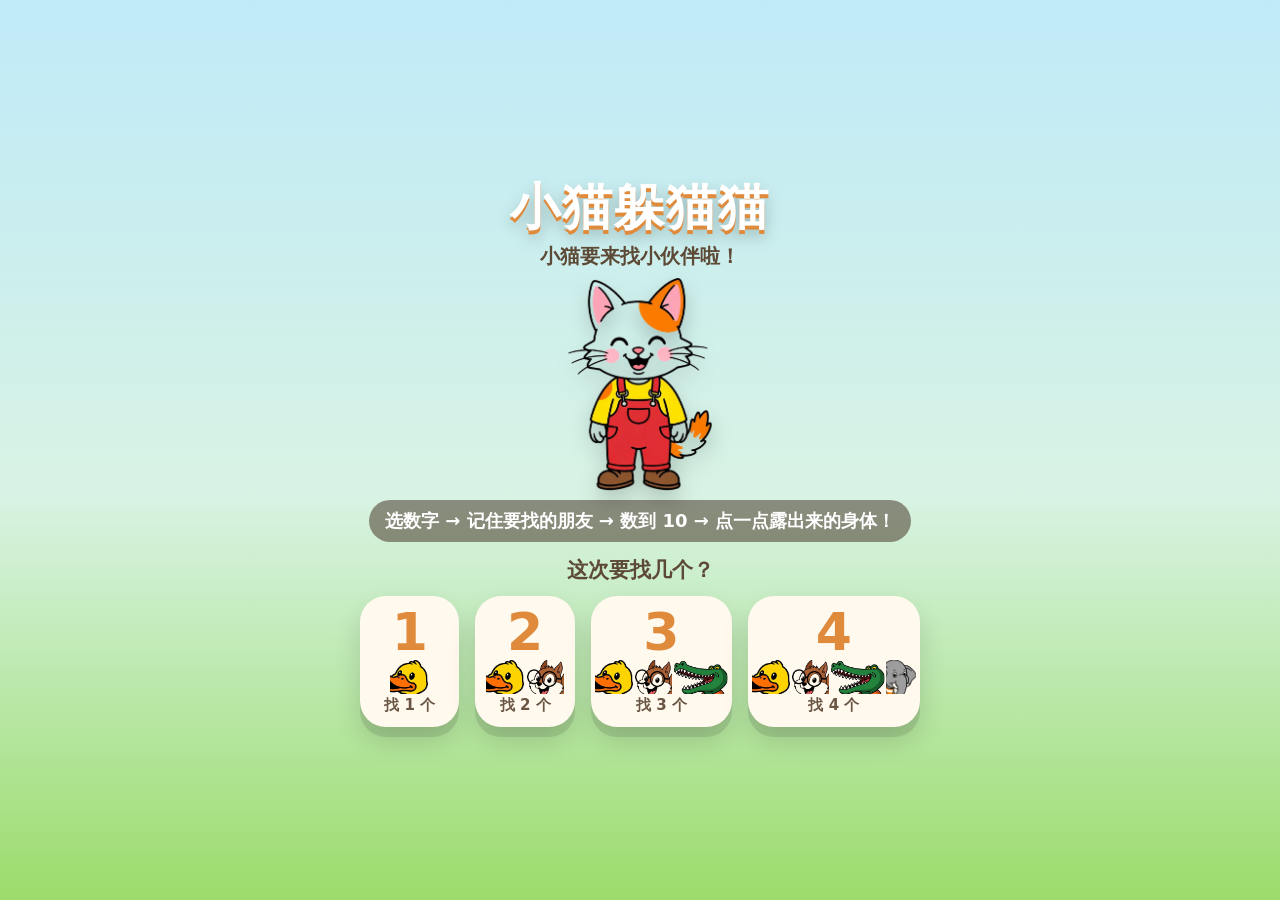
<file: index.html>
<!DOCTYPE html>
<html lang="zh-CN">
<head>
<meta charset="UTF-8">
<meta name="viewport" content="width=device-width, initial-scale=1.0, maximum-scale=1.0, user-scalable=no, viewport-fit=cover">
<meta name="apple-mobile-web-app-capable" content="yes">
<meta name="theme-color" content="#BFEAF8">
<title>小猫躲猫猫</title>
<link rel="stylesheet" href="style.css?v=5">
</head>
<body>
<div id="app">
  <svg id="scene" viewBox="0 0 520 1040" preserveAspectRatio="xMidYMid meet" aria-label="户外草地场景">
    <g id="l-far"></g>
    <g id="l-mid"></g>
    <g id="l-chars"></g>
    <g id="l-covers"></g>
    <g id="l-fore"></g>
    <g id="l-hit"></g>
    <g id="l-cat"></g>
  </svg>
  <!-- HUD -->
  <div id="hud">
    <button class="hud-btn" id="btnHudHome" aria-label="回到首页">⌂</button>
    <div class="hud-targets" id="hudTargets"></div>
    <button class="hud-btn" id="btnHudTip" aria-label="怎么玩">?</button>
  </div>
  <div id="hudCountBar"><span id="hudCount">还剩 1 个</span></div>

  <!-- 首页 -->
  <section class="layer on" id="scr-home">
    <h1 class="logo">小猫躲猫猫</h1>
    <p class="sub">小猫要来找小伙伴啦！</p>
    <svg class="cat-hero" id="catHero" viewBox="0 0 100 120"></svg>
    <p class="tip">选数字 → 记住要找的朋友 → 数到 10 → 点一点露出来的身体！</p>
    <p class="diff-title">这次要找几个？</p>
    <div class="diff-grid" id="diffGrid">
      <button class="diff" data-n="1"><span class="n">1</span><span class="ic" data-ic="duck"></span><span class="l">找 1 个</span></button>
      <button class="diff" data-n="2"><span class="n">2</span><span class="ic" data-ic="duck squirrel"></span><span class="l">找 2 个</span></button>
      <button class="diff" data-n="3"><span class="n">3</span><span class="ic" data-ic="duck squirrel croc"></span><span class="l">找 3 个</span></button>
      <button class="diff" data-n="4"><span class="n">4</span><span class="ic" data-ic="duck squirrel croc eleph"></span><span class="l">找 4 个</span></button>
    </div>
  </section>

  <!-- 目标展示 -->
  <section class="layer" id="scr-preview">
    <h2 class="prev-title">🎯 要找它们</h2>
    <p class="prev-sub" id="prevSub"></p>
    <div class="targets" id="targetCards"></div>
    <button class="big-btn" id="btnStart">开始！</button>
  </section>

  <!-- 数数 -->
  <section class="layer" id="scr-count">
    <div id="countNum">1</div>
    <div class="count-dots" id="countDots"></div>
    <button class="skip" id="btnSkip">跳过</button>
  </section>

  <!-- 胜利 -->
  <section class="layer" id="scr-win">
    <h2 class="big">全部找到啦！</h2>
    <div class="row" id="winCards"></div>
    <div class="btn-row">
      <button class="small-btn" id="btnAgain">再玩一次</button>
      <button class="small-btn alt" id="btnHome">换个难度</button>
    </div>
  </section>

  <div id="fx"></div>
  <div id="toast"></div>
</div>

<script src="characters.js?v=13"></script>
<script src="game.js?v=12"></script>
</body>
</html>
</file>
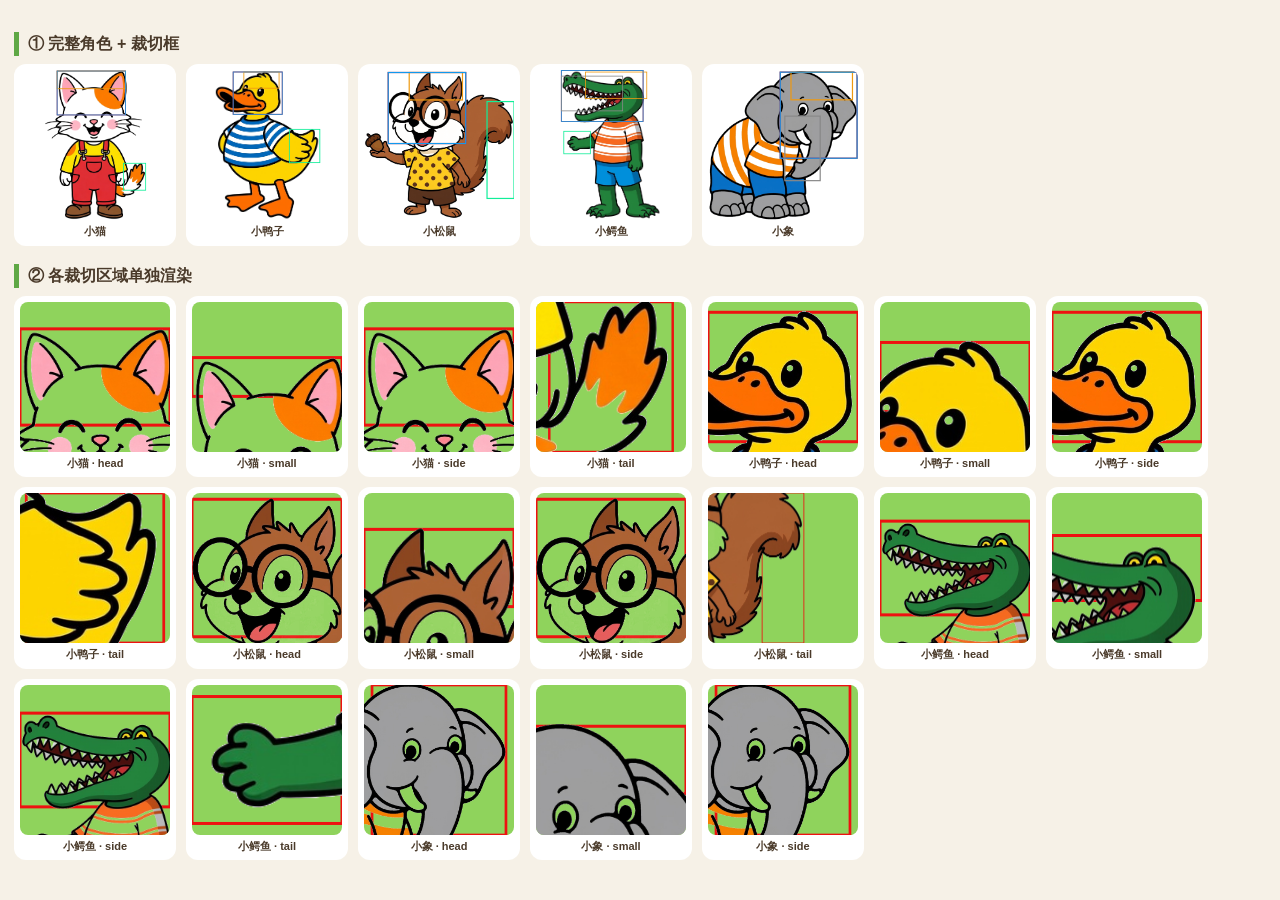
<file: preview-crops.html>
<!DOCTYPE html>
<html lang="zh-CN">
<head>
<meta charset="UTF-8">
<meta name="viewport" content="width=device-width, initial-scale=1.0">
<title>裁切区域核对</title>
<style>
  body{margin:0;background:#F6F1E7;font:13px/1.5 "PingFang SC",sans-serif;color:#4A3A2A;padding:14px}
  h2{font-size:16px;margin:18px 0 8px;padding-left:9px;border-left:5px solid #5FA845}
  .row{display:flex;flex-wrap:wrap;gap:10px}
  .cell{background:#fff;border-radius:12px;padding:6px;text-align:center}
  .cell svg{display:block;border-radius:8px}
  .lb{font-size:11px;font-weight:700;margin-top:3px}
  .big{width:150px;height:150px}
  .cut{width:150px;height:150px;background:#8FD35C}
</style>
</head>
<body>
<h2>① 完整角色 + 裁切框</h2>
<div class="row" id="r1"></div>
<h2>② 各裁切区域单独渲染</h2>
<div class="row" id="r2"></div>
<script src="characters.js?v=4"></script>
<script>
var h1='', h2='';
['cat','duck','squirrel','croc','eleph'].forEach(function(k){
  var c=CH[k];
  var reg=c.regions;
  // ① 完整图 + 彩色框
  var boxes='';
  Object.keys(reg).forEach(function(rn){
    var b=reg[rn];
    var col={head:'#e11',small:'#e91',side:'#19e',tail:'#1e9'}[rn]||'#888';
    boxes+='<rect x="'+b[0]+'" y="'+b[1]+'" width="'+b[2]+'" height="'+b[3]+'" fill="none" stroke="'+col+'" stroke-width="'+Math.max(3,c.nat[0]*0.008)+'"/>';
  });
  h1+='<div class="cell"><svg viewBox="0 0 '+c.nat[0]+' '+c.nat[1]+'" class="big">'+CH.imgTag(k,0,0,c.nat[0],c.nat[1])+boxes+'</svg><div class="lb">'+c.name+'</div></div>';
  // ② 各区域
  ['head','small','side','tail'].forEach(function(rn){
    var b=reg[rn];
    if(!b) return;
    var vb=[b[0],b[1],b[2],b[3]];
    var sc=150/Math.max(b[2],b[3]);
    h2+='<div class="cell"><svg viewBox="'+vb.join(' ')+'" class="cut">'+
        '<rect x="'+vb[0]+'" y="'+vb[1]+'" width="'+vb[2]+'" height="'+vb[3]+'" fill="none" stroke="#e11" stroke-width="'+Math.max(2,b[2]*0.02)+'"/>'+
        CH.imgTag(k,0,0,c.nat[0],c.nat[1])+'</svg><div class="lb">'+c.name+' · '+rn+'</div></div>';
  });
});
document.getElementById('r1').innerHTML=h1;
document.getElementById('r2').innerHTML=h2;
</script>
</body>
</html>
</file>
<file: style.css>
/* ===== 小猫躲猫猫 · 3岁版 ===== */
:root{
  --sky:#BEE9F7;
  --grass:#8FD35C;
  --ink:#4A3A2A;
  --card:#FFF9EE;
  --shadow:0 10px 0 rgba(0,0,0,.10), 0 14px 28px rgba(0,0,0,.14);
  --safe-t:env(safe-area-inset-top,0px);
  --safe-b:env(safe-area-inset-bottom,0px);
}
*{box-sizing:border-box;-webkit-tap-highlight-color:transparent;}
html,body{
  margin:0;padding:0;width:100%;height:100%;overflow:hidden;
  background:#7FC9EE;
  font-family:"PingFang SC","Hiragino Sans GB","Microsoft YaHei",system-ui,sans-serif;
  color:var(--ink);
  touch-action:manipulation;
  -webkit-user-select:none;user-select:none;
}
#app{position:fixed;inset:0;overflow:hidden;}

/* ---------- 场景 ---------- */
#scene{position:absolute;inset:0;width:100%;height:100%;display:block;}

/* ---------- 通用覆盖层 ---------- */
.layer{
  position:absolute;inset:0;display:none;
  align-items:center;justify-content:center;flex-direction:column;
  padding:calc(16px + var(--safe-t)) 18px calc(16px + var(--safe-b));
  text-align:center;
}
.layer.on{display:flex;}

/* ---------- 首页 ---------- */
#scr-home{background:linear-gradient(180deg,#BFEAF8 0%,#D8F3E4 55%,#9BDC6B 100%);}
.logo{
  font-size:clamp(30px,9vw,50px);font-weight:900;letter-spacing:2px;
  color:#fff;margin:0 0 2px;
  text-shadow:0 4px 0 #E08A3C, 0 8px 16px rgba(0,0,0,.25);
}
.sub{font-size:clamp(15px,4.4vw,20px);color:#5d4a36;margin:0 0 6px;font-weight:700;}
.cat-hero{width:min(38vw,180px);height:auto;margin:0 0 8px;filter:drop-shadow(0 10px 10px rgba(0,0,0,.18));}
.tip{
  font-size:clamp(14px,4.1vw,18px);color:#fff;background:rgba(74,58,42,.55);
  padding:9px 16px;border-radius:999px;margin:0 0 14px;font-weight:700;max-width:92%;
}
.diff-title{font-size:clamp(16px,4.6vw,21px);font-weight:800;color:#5d4a36;margin:0 0 12px;}
.diff-grid{
  display:grid;grid-template-columns:repeat(4,1fr);gap:clamp(8px,2.6vw,16px);
  width:min(92vw,560px);
}
.diff{
  border:none;background:var(--card);border-radius:26px;padding:10px 4px 12px;
  box-shadow:var(--shadow);cursor:pointer;font-family:inherit;
  display:flex;flex-direction:column;align-items:center;gap:2px;
  transition:transform .09s ease;
}
.diff:active{transform:scale(.93);}
.diff .n{font-size:clamp(34px,10vw,52px);font-weight:900;line-height:1;color:#E08A3C;}
.diff .l{font-size:clamp(12px,3.4vw,15px);font-weight:700;color:#6b5644;}
.diff .ic{display:flex;align-items:flex-end;justify-content:center;gap:1px;height:clamp(24px,7vw,34px);}
.diff .ic svg{height:100%;width:auto;display:block;}

/* ---------- 目标展示 ---------- */
#scr-preview{background:linear-gradient(180deg,#FFE9C9 0%,#FFF7E8 100%);}
.prev-title{font-size:clamp(22px,6.6vw,34px);font-weight:900;color:#5d4a36;margin:0 0 4px;}
.prev-sub{font-size:clamp(14px,4.2vw,19px);color:#8a7259;margin:0 0 18px;font-weight:700;}
.targets{display:flex;flex-wrap:wrap;gap:clamp(8px,2.4vw,16px);justify-content:center;margin-bottom:22px;}
.tcard{
  width:clamp(84px,24vw,120px);background:#fff;border-radius:22px;padding:8px 6px 10px;
  box-shadow:var(--shadow);animation:pop .45s cubic-bezier(.2,1.5,.4,1) backwards;
}
.tcard svg{width:100%;height:auto;display:block;}
.tcard .nm{font-size:clamp(13px,3.8vw,17px);font-weight:800;color:#5d4a36;margin-top:2px;}
@keyframes pop{from{transform:scale(.3);opacity:0}to{transform:scale(1);opacity:1}}

.big-btn{
  border:none;border-radius:999px;padding:16px 42px;font-family:inherit;
  font-size:clamp(20px,5.6vw,28px);font-weight:900;color:#fff;
  background:linear-gradient(180deg,#FFB648,#F0871F);
  box-shadow:0 8px 0 #C96A12,0 12px 20px rgba(0,0,0,.25);cursor:pointer;
  animation:breathe 1.6s ease-in-out infinite;
}
.big-btn:active{transform:translateY(5px);box-shadow:0 3px 0 #C96A12,0 6px 12px rgba(0,0,0,.25);}
@keyframes breathe{0%,100%{transform:scale(1)}50%{transform:scale(1.045)}}

/* ---------- 数数 ---------- */
#scr-count{background:#FFF3DC;}
#countNum{
  font-size:min(38vw,180px);font-weight:900;color:#F0871F;line-height:1;
  text-shadow:0 6px 0 rgba(0,0,0,.12);animation:numPop .55s ease-out;
}
@keyframes numPop{0%{transform:scale(.2);opacity:.2}60%{transform:scale(1.18)}100%{transform:scale(1);opacity:1}}
.count-dots{display:flex;flex-wrap:wrap;gap:8px;justify-content:center;max-width:78vw;margin-top:20px;}
.cdot{width:16px;height:16px;border-radius:50%;background:#FFC978;animation:dotIn .3s backwards;}
@keyframes dotIn{from{transform:scale(0)}to{transform:scale(1)}}
.skip{
  margin-top:26px;border:none;background:rgba(74,58,42,.12);color:#7a6349;
  border-radius:999px;padding:10px 26px;font-family:inherit;font-size:16px;font-weight:800;
}

/* ---------- 游戏 HUD ---------- */
#hud{
  position:absolute;left:0;right:0;top:0;z-index:5;
  display:none;align-items:center;gap:8px;
  padding:calc(8px + var(--safe-t)) 10px 8px;
  background:linear-gradient(180deg,rgba(255,255,255,.95) 30%,rgba(255,255,255,.55) 70%,rgba(255,255,255,0));
}
#hud.on{display:flex;}
.hud-targets{display:flex;gap:6px;flex:1;justify-content:center;}
.ht{width:clamp(38px,11vw,54px);height:clamp(38px,11vw,54px);border-radius:50%;
  background:#fff;box-shadow:0 4px 0 rgba(0,0,0,.12);display:flex;align-items:center;justify-content:center;
  overflow:hidden;transition:transform .25s, background .25s;}
.ht svg{width:92%;height:92%;}
.ht.found{background:#FFE08A;transform:scale(1.16);}
.hud-btn{width:44px;height:44px;border-radius:50%;border:none;background:#fff;
  box-shadow:0 4px 0 rgba(0,0,0,.14);font-size:22px;font-family:inherit;color:#6b5644;flex-shrink:0;}

#hudCountBar{
  position:absolute;left:50%;top:calc(66px + var(--safe-t));transform:translateX(-50%);
  z-index:5;display:none;
  background:rgba(74,58,42,.78);color:#fff;border-radius:999px;padding:6px 18px;
  font-size:clamp(13px,3.8vw,17px);font-weight:800;pointer-events:none;
}
#hudCountBar.on{display:block;}

/* ---------- SVG 动画 ---------- */
/* 露出的部位轻轻呼吸 + 微光，提示小朋友"这里有点东西" */
@keyframes peekGlow{
  0%,100%{opacity:0}50%{opacity:.55}
}
.peek-glow{fill:#FFF7B0;animation:peekGlow 2.2s ease-in-out infinite;}

@keyframes bobUp{0%,100%{transform:translateY(0)}50%{transform:translateY(-4px)}}
@keyframes bobSide{0%,100%{transform:rotate(-1.6deg)}50%{transform:rotate(1.6deg)}}
.bobble{animation:bobUp 2.4s ease-in-out infinite;transform-origin:50% 100%;}
.bobble > g, .bobble{transform-box:fill-box;}
.bobble > *{animation:bobSide 3.1s ease-in-out infinite;transform-origin:50% 90%;transform-box:fill-box;}

@keyframes caughtPop{0%{transform:scale(1);opacity:1}40%{transform:scale(1.25) translateY(-8px);opacity:1}
  100%{transform:scale(.3) translateY(30px);opacity:0}}
.caught{animation:caughtPop .6s ease-out forwards;transform-box:fill-box;transform-origin:50% 60%;}

@keyframes catHop{0%,100%{transform:translateY(0) scale(1)}
  30%{transform:translateY(-28px) scale(1.04,.96)}
  60%{transform:translateY(0) scale(.97,1.03)}
  80%{transform:translateY(0) scale(1)}}
.hop{animation:catHop .6s cubic-bezier(.3,1.4,.5,1);transform-box:fill-box;}

@keyframes catShake{0%,100%{transform:translateX(0) rotate(0deg)}
  20%{transform:translateX(-12px) rotate(-5deg)}
  45%{transform:translateX(12px) rotate(5deg)}
  70%{transform:translateX(-7px) rotate(-3deg)}}
.shake{animation:catShake .55s ease-in-out;transform-box:fill-box;}


/* ---------- 胜利 ---------- */
#scr-win{background:linear-gradient(180deg,#FFF0C9,#FFE0F0);}
#scr-win .big{font-size:clamp(28px,8vw,46px);font-weight:900;color:#E0543C;margin:0 0 6px;
  text-shadow:0 4px 0 rgba(255,255,255,.9);}
#scr-win .row{display:flex;gap:10px;justify-content:center;flex-wrap:wrap;margin-bottom:20px;}
#scr-win .wcard{width:clamp(70px,19vw,98px);background:#fff;border-radius:20px;padding:5px;
  box-shadow:var(--shadow);animation:hop .6s cubic-bezier(.2,1.6,.4,1) backwards;}
@keyframes hop{from{transform:translateY(40px) scale(.5);opacity:0}to{transform:none;opacity:1}}
#scr-win .win-cat{background:#FFE08A;box-shadow:0 8px 0 rgba(224,138,60,.45),0 12px 20px rgba(0,0,0,.2);}
.btn-row{display:flex;gap:12px;flex-wrap:wrap;justify-content:center;}
.small-btn{border:none;border-radius:999px;padding:14px 28px;font-family:inherit;font-size:clamp(16px,4.4vw,21px);
  font-weight:900;color:#fff;background:linear-gradient(180deg,#7FD0F5,#3FA9E0);
  box-shadow:0 7px 0 #2C82B4,0 10px 18px rgba(0,0,0,.22);cursor:pointer;}
.small-btn.alt{background:linear-gradient(180deg,#FFB648,#F0871F);box-shadow:0 7px 0 #C96A12,0 10px 18px rgba(0,0,0,.22);}
.small-btn:active{transform:translateY(4px);box-shadow:0 3px 0 rgba(0,0,0,.2);}

/* ---------- 飘字 / 彩纸 ---------- */
#fx{position:absolute;inset:0;pointer-events:none;z-index:9;overflow:hidden;}
.bubble{
  position:absolute;transform:translate(-50%,-50%);
  background:#fff;border-radius:18px;padding:10px 16px;font-weight:800;
  font-size:clamp(15px,4.2vw,20px);color:#5d4a36;box-shadow:0 6px 14px rgba(0,0,0,.18);
  white-space:nowrap;animation:floatUp 1.9s ease-out forwards;
}
@keyframes floatUp{0%{opacity:0;transform:translate(-50%,-50%) scale(.5)}
  18%{opacity:1;transform:translate(-50%,-80%) scale(1)}
  100%{opacity:0;transform:translate(-50%,-190%) scale(1)}}
.confetti{position:absolute;width:12px;height:16px;border-radius:3px;animation:fall linear forwards;}
@keyframes fall{from{transform:translateY(-30px) rotate(0)}to{transform:translateY(110vh) rotate(760deg)}}

/* ---------- 提示条 ---------- */
#toast{
  position:absolute;left:50%;bottom:calc(26px + var(--safe-b));transform:translateX(-50%);
  background:rgba(74,58,42,.86);color:#fff;border-radius:999px;padding:11px 22px;
  font-size:clamp(15px,4.2vw,19px);font-weight:800;z-index:8;opacity:0;transition:opacity .25s;
  pointer-events:none;white-space:nowrap;
}
#toast.on{opacity:1;}
</file>
